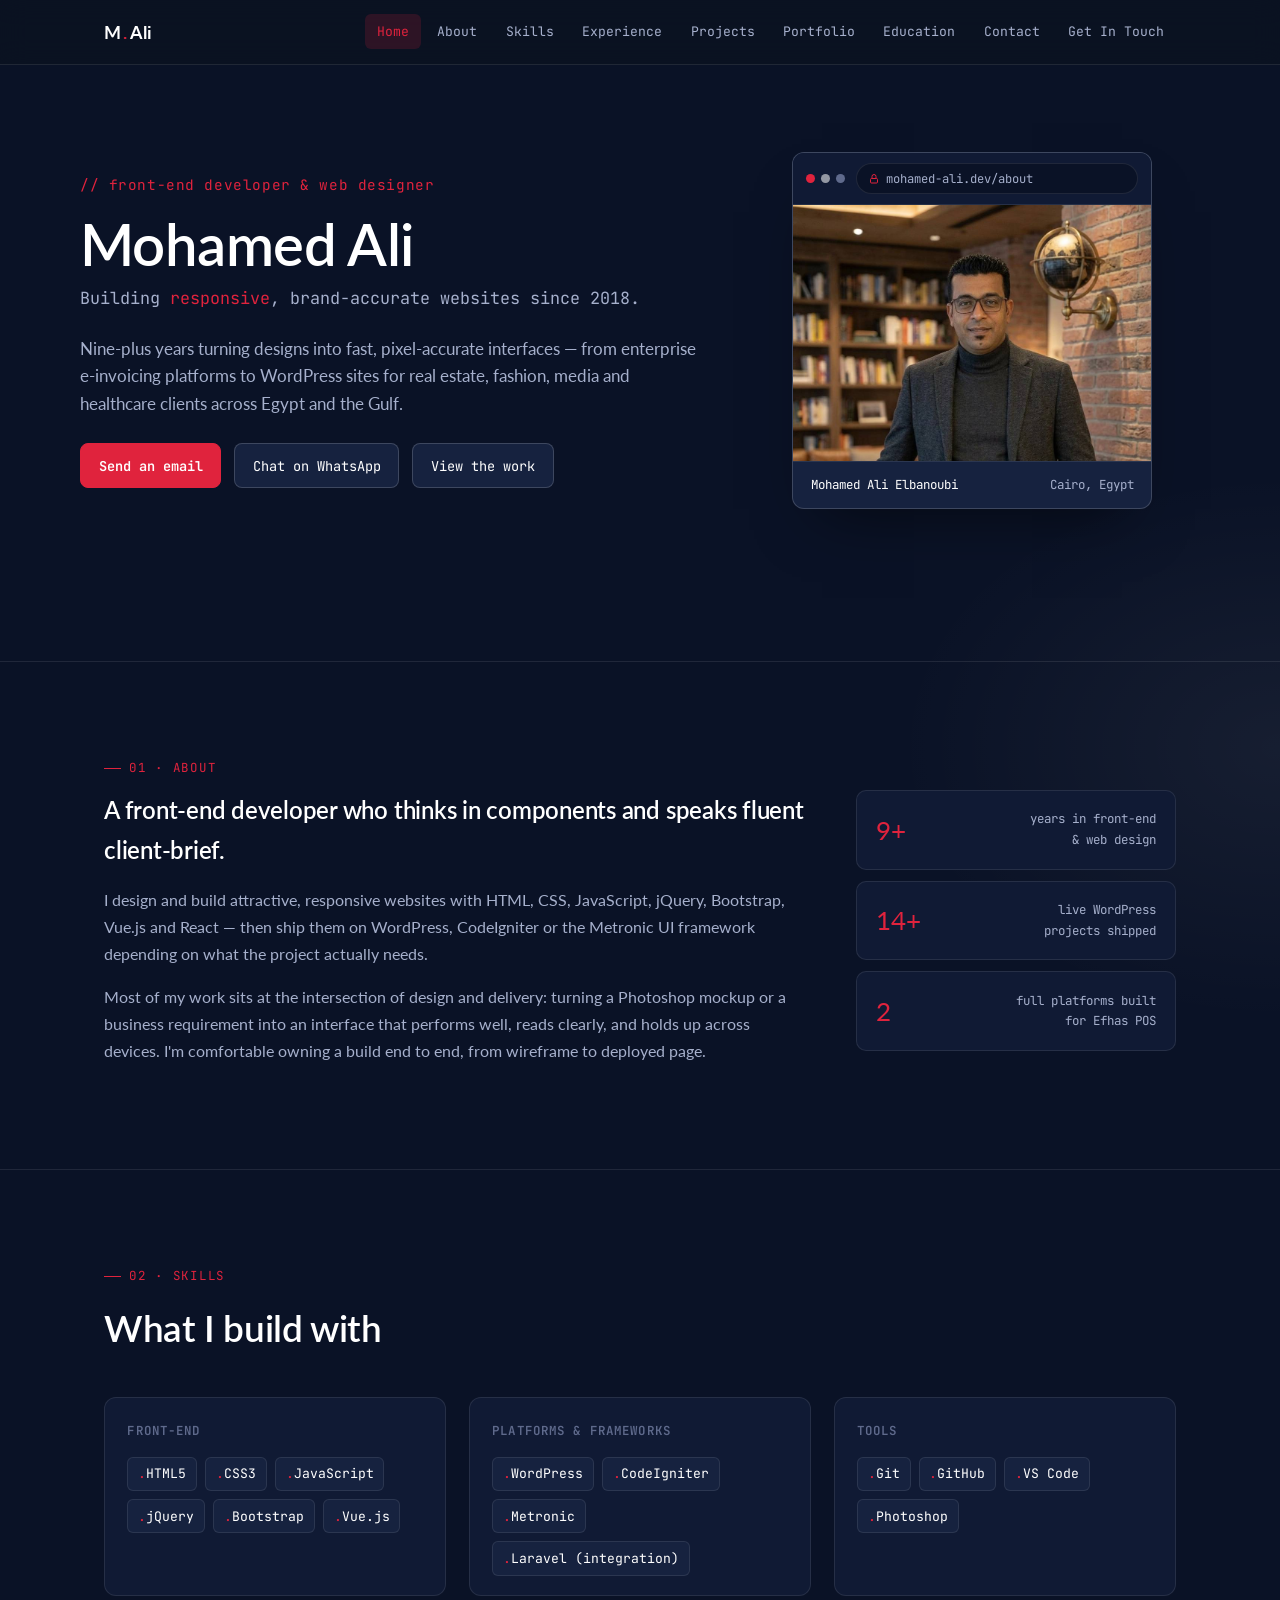
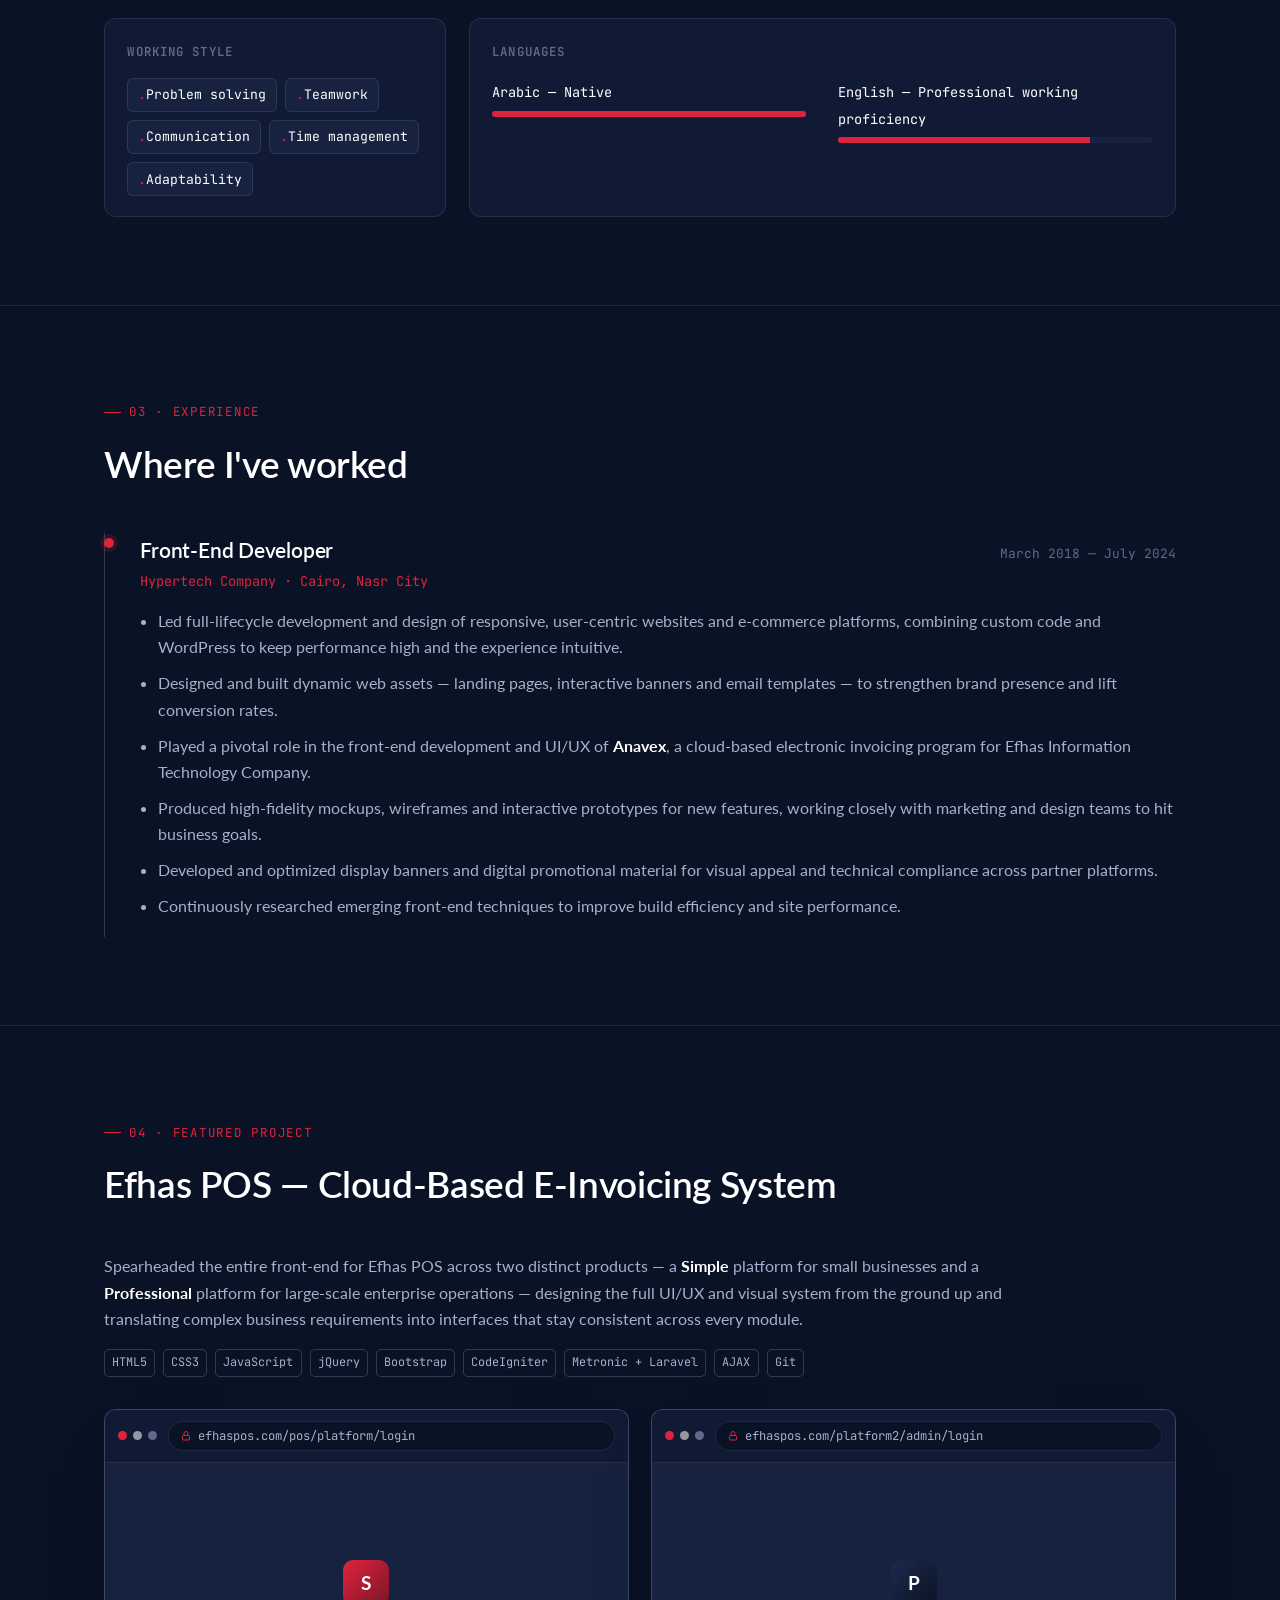
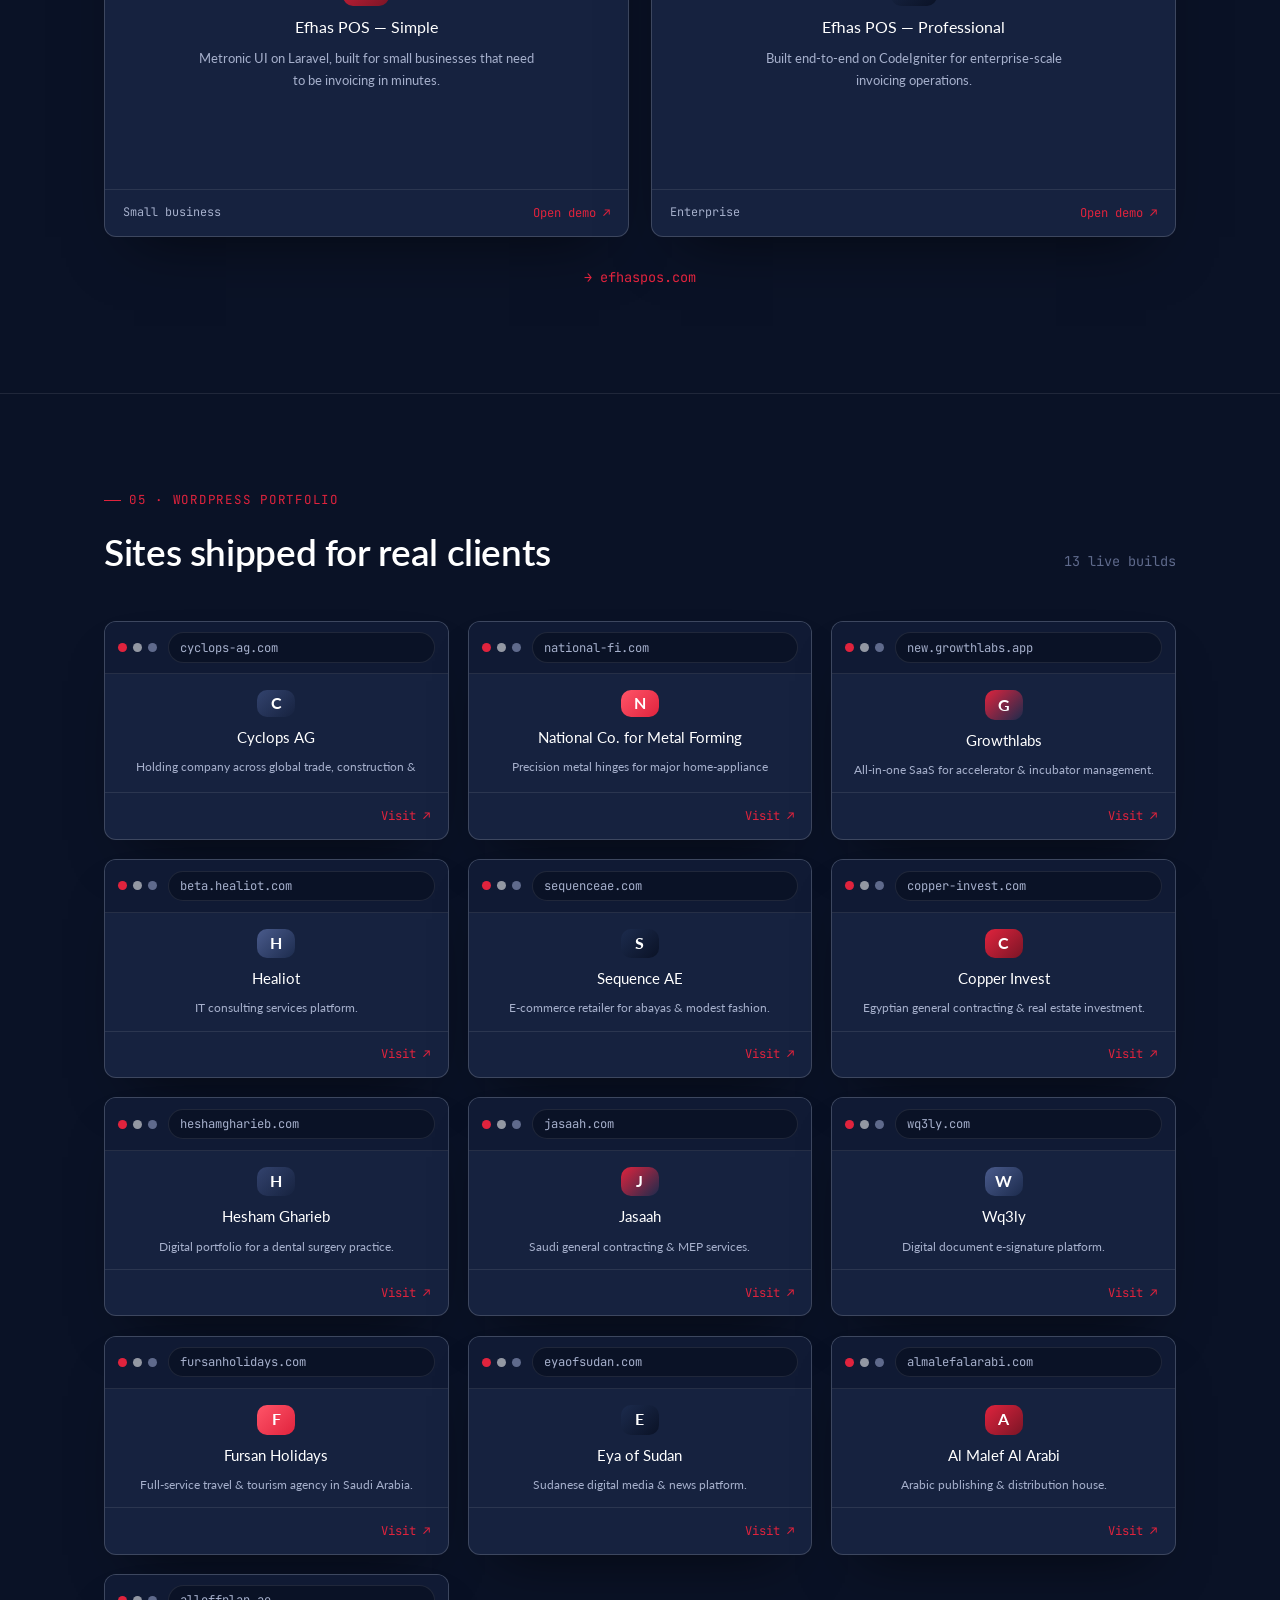
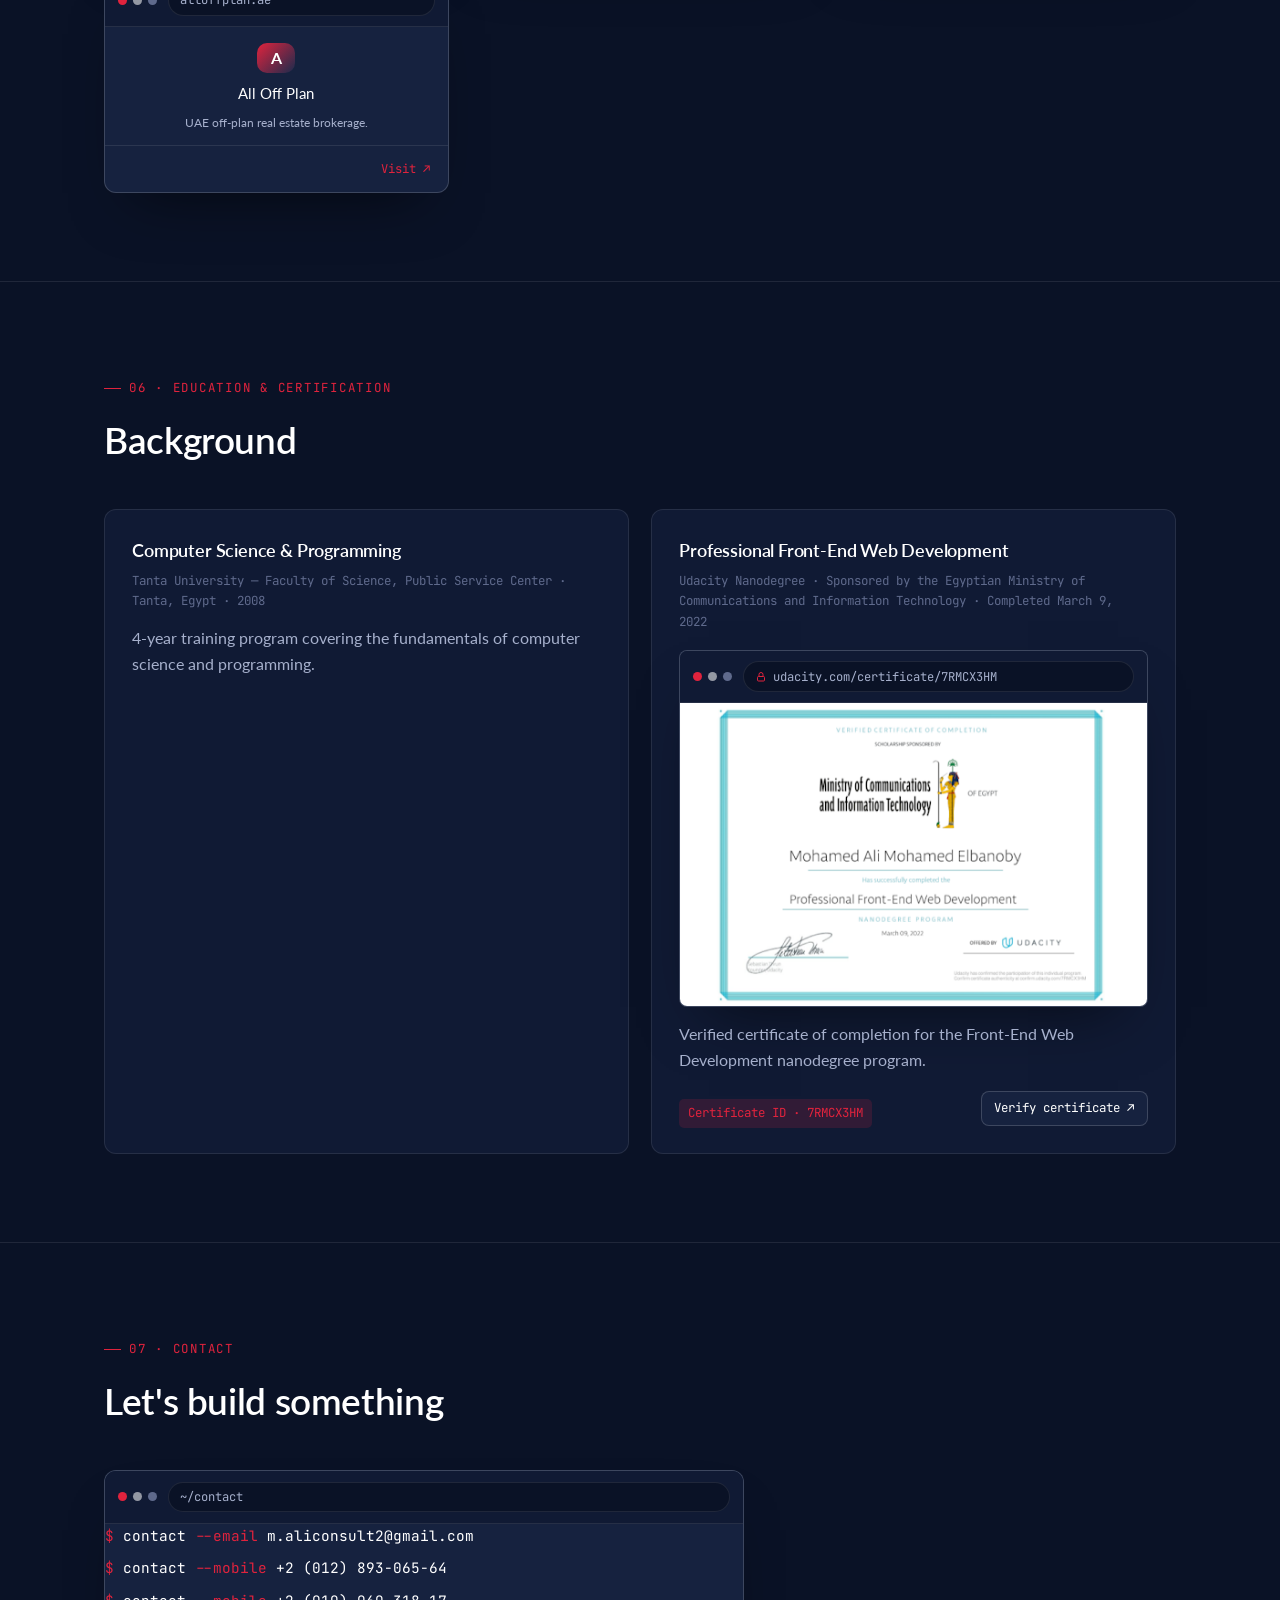
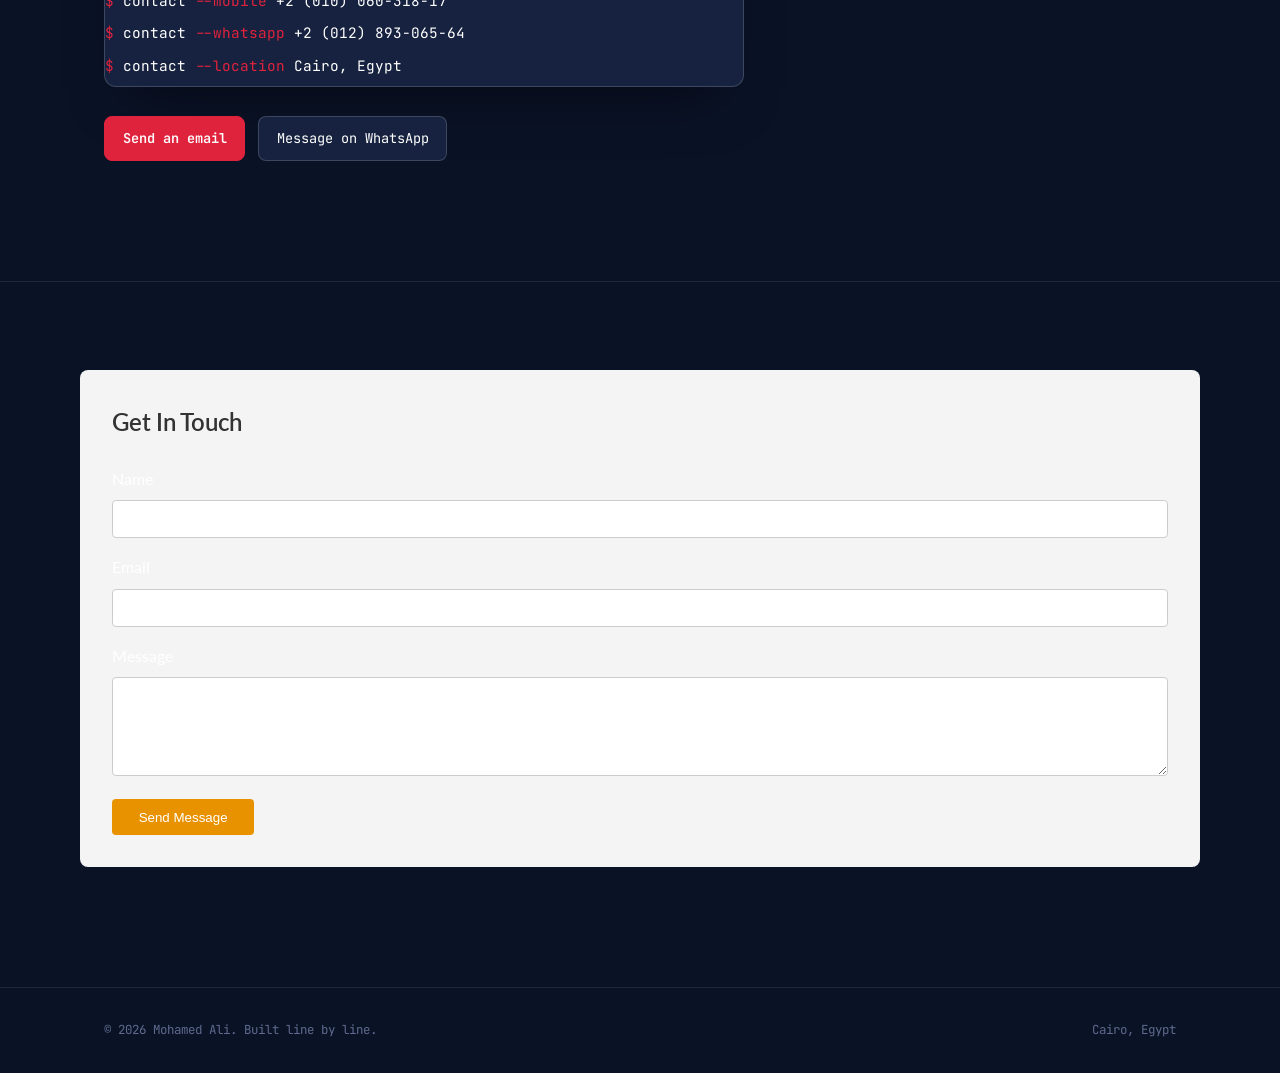
<file: index.html>
<!DOCTYPE html>
<html lang="en">
<head>
  <meta charset="UTF-8">
  <meta name="viewport" content="width=device-width, initial-scale=1.0">
  <meta http-equiv="X-UA-Compatible" content="ie=edge">
  <title>Mohamed Ali — Front-End Developer &amp; Web Designer</title>
  <meta name="description" content="Mohamed Ali — Front-End Developer &amp; Web Designer with 9+ years building responsive websites, e-commerce platforms and WordPress sites.">

  <link rel="preconnect" href="https://fonts.googleapis.com">
  <link rel="preconnect" href="https://fonts.gstatic.com" crossorigin>
  <link href="https://fonts.googleapis.com/css2?family=Space+Grotesk:wght@500;600;700&family=Inter:wght@400;500;600&family=JetBrains+Mono:wght@400;500&display=swap" rel="stylesheet">
<link rel="preconnect" href="https://fonts.googleapis.com">
<link rel="preconnect" href="https://fonts.gstatic.com" crossorigin>
<link href="https://fonts.googleapis.com/css2?family=Lato:ital,wght@0,100;0,300;0,400;0,700;0,900;1,100;1,300;1,400;1,700;1,900&display=swap" rel="stylesheet">
  <link href="css/styles.css" rel="stylesheet">

  <link rel="icon" href="favicon.ico" sizes="any">
  <link rel="icon" type="image/png" sizes="32x32" href="images/site-icons/favicon-32.png">
  <link rel="apple-touch-icon" href="images/site-icons/apple-touch-icon.png">
  <link rel="manifest" href="site.webmanifest">
  <meta name="theme-color" content="#0a1226">
   <style>
    /* CSS for the new contact form to match the existing design */
    .contact__form {
      padding: 2em;
      background-color: #f4f4f4;
      border-radius: 8px;
      margin-bottom: 2em;
    }
    .contact__form h2 {
      margin-bottom: 1em;
      color: #333;
    }
    .form-group {
      margin-bottom: 1em;
    }
    .form-group label {
      display: block;
      margin-bottom: 0.5em;
    }
    .form-group input, .form-group textarea {
      width: 100%;
      padding: 0.8em;
      border: 1px solid #ccc;
      border-radius: 4px;
    }
    .submit-btn {
      padding: 0.8em 2em;
      background-color: #e99200; /* Matching user's primary color */
      color: white;
      border: none;
      border-radius: 4px;
      cursor: pointer;
    }
    .submit-btn:hover {
      background-color: #d18200;
    }
  </style>
</head>
<body>

  <header class="page__header">
    <div class="navbar">
      <a href="#hero" class="navbar__brand">M<span class="dot">.</span>Ali</a>
      <nav class="navbar__menu">
        <ul id="navbar__list"></ul>
      </nav>
      <button class="nav-toggle" id="nav-toggle" aria-label="Toggle menu">
        <svg width="18" height="18" viewBox="0 0 24 24" fill="none" stroke="currentColor" stroke-width="2"><line x1="3" y1="6" x2="21" y2="6"/><line x1="3" y1="12" x2="21" y2="12"/><line x1="3" y1="18" x2="21" y2="18"/></svg>
      </button>
    </div>
  </header>

  <main>

    <!-- ============ HERO ============ -->
    <section id="hero" data-nav="Home">
      <div class="wrap hero">
        <div class="hero__grid">
          <div>
            <span class="hero__kicker">// front-end developer &amp; web designer</span>
            <h1>Mohamed Ali</h1>
            <p class="hero__role">Building <span style="color:var(--accent-red)">responsive</span>, brand-accurate websites since 2018.</p>
            <p class="hero__lede">Nine-plus years turning designs into fast, pixel-accurate interfaces — from enterprise e-invoicing platforms to WordPress sites for real estate, fashion, media and healthcare clients across Egypt and the Gulf.</p>
            <div class="hero__ctas">
              <a class="btn btn--primary" href="mailto:m.aliconsult2@gmail.com">Send an email</a>
              <a class="btn btn--ghost" href="https://wa.me/201289306564" target="_blank" rel="noopener">Chat on WhatsApp</a>
              <a class="btn btn--ghost" href="#portfolio">View the work</a>
            </div>
          </div>

          <div class="hero__panel">
            <div class="browser hero__photo-frame">
              <div class="browser__bar">
                <div class="browser__dots"><span></span><span></span><span></span></div>
                <div class="browser__address">
                  <svg width="12" height="12" viewBox="0 0 24 24" fill="none" stroke="currentColor" stroke-width="2"><rect x="5" y="11" width="14" height="9" rx="2"/><path d="M8 11V7a4 4 0 0 1 8 0v4"/></svg>
                  <span>mohamed-ali.dev/about</span>
                </div>
              </div>
              <img class="hero__photo" src="images/site-icons/profile.jpg" alt="Portrait of Mohamed Ali, Front-End Developer">
              <div class="browser__footer hero__photo-caption">
                <span>Mohamed Ali Elbanoubi</span>
                <span>Cairo, Egypt</span>
              </div>
            </div>
          </div>
        </div>
      </div>
    </section>

    <!-- ============ ABOUT ============ -->
    <section id="about" data-nav="About">
      <div class="wrap about">
        <span class="eyebrow">01 · About</span>
        <div class="about__grid">
          <div>
            <h2 style="margin-bottom:1.1rem;">A front-end developer who thinks in components and speaks fluent client-brief.</h2>
            <p>I design and build attractive, responsive websites with HTML, CSS, JavaScript, jQuery, Bootstrap, Vue.js and React — then ship them on WordPress, CodeIgniter or the Metronic UI framework depending on what the project actually needs.</p>
            <p>Most of my work sits at the intersection of design and delivery: turning a Photoshop mockup or a business requirement into an interface that performs well, reads clearly, and holds up across devices. I'm comfortable owning a build end to end, from wireframe to deployed page.</p>
          </div>
          <div>
            <div class="stat-card"><span class="num">9+</span><span class="label">years in front-end<br>&amp; web design</span></div>
            <div class="stat-card"><span class="num">14+</span><span class="label">live WordPress<br>projects shipped</span></div>
            <div class="stat-card"><span class="num">2</span><span class="label">full platforms built<br>for Efhas POS</span></div>
          </div>
        </div>
      </div>
    </section>

    <!-- ============ SKILLS ============ -->
    <section id="skills" data-nav="Skills">
      <div class="wrap">
        <span class="eyebrow">02 · Skills</span>
        <div class="section__head"><h2>What I build with</h2></div>
        <div class="skills__groups">
          <div class="skill-group">
            <h3>Front-End</h3>
            <div class="chip-row">
              <span class="chip">HTML5</span><span class="chip">CSS3</span><span class="chip">JavaScript</span>
              <span class="chip">jQuery</span><span class="chip">Bootstrap</span><span class="chip">Vue.js</span>
            </div>
          </div>
          <div class="skill-group">
            <h3>Platforms &amp; Frameworks</h3>
            <div class="chip-row">
              <span class="chip">WordPress</span><span class="chip">CodeIgniter</span><span class="chip">Metronic</span><span class="chip">Laravel (integration)</span>
            </div>
          </div>
          <div class="skill-group">
            <h3>Tools</h3>
            <div class="chip-row">
              <span class="chip">Git</span><span class="chip">GitHub</span><span class="chip">VS Code</span><span class="chip">Photoshop</span>
            </div>
          </div>
          <div class="skill-group">
            <h3>Working style</h3>
            <div class="chip-row">
              <span class="chip">Problem solving</span><span class="chip">Teamwork</span><span class="chip">Communication</span><span class="chip">Time management</span><span class="chip">Adaptability</span>
            </div>
          </div>
          <div class="skill-group" style="grid-column: span 2;">
            <h3>Languages</h3>
            <div class="lang-row">
              <div>
                <span style="font-family:var(--font-mono); font-size:0.85rem;">Arabic — Native</span>
                <div class="lang-bar"><span style="width:100%;"></span></div>
              </div>
              <div>
                <span style="font-family:var(--font-mono); font-size:0.85rem;">English — Professional working proficiency</span>
                <div class="lang-bar"><span style="width:80%;"></span></div>
              </div>
            </div>
          </div>
        </div>
      </div>
    </section>

    <!-- ============ EXPERIENCE ============ -->
    <section id="experience" data-nav="Experience">
      <div class="wrap">
        <span class="eyebrow">03 · Experience</span>
        <div class="section__head"><h2>Where I've worked</h2></div>
        <div class="timeline">
          <div class="timeline__node">
            <div class="timeline__meta">
              <div>
                <h3>Front-End Developer</h3>
                <span class="company">Hypertech Company · Cairo, Nasr City</span>
              </div>
              <span class="dates">March 2018 — July 2024</span>
            </div>
            <ul>
              <li>Led full-lifecycle development and design of responsive, user-centric websites and e-commerce platforms, combining custom code and WordPress to keep performance high and the experience intuitive.</li>
              <li>Designed and built dynamic web assets — landing pages, interactive banners and email templates — to strengthen brand presence and lift conversion rates.</li>
              <li>Played a pivotal role in the front-end development and UI/UX of <strong style="color:var(--text-primary)">Anavex</strong>, a cloud-based electronic invoicing program for Efhas Information Technology Company.</li>
              <li>Produced high-fidelity mockups, wireframes and interactive prototypes for new features, working closely with marketing and design teams to hit business goals.</li>
              <li>Developed and optimized display banners and digital promotional material for visual appeal and technical compliance across partner platforms.</li>
              <li>Continuously researched emerging front-end techniques to improve build efficiency and site performance.</li>
            </ul>
          </div>
        </div>
      </div>
    </section>

    <!-- ============ FEATURED PROJECT ============ -->
    <section id="projects" data-nav="Projects">
      <div class="wrap">
        <span class="eyebrow">04 · Featured project</span>
        <div class="section__head"><h2>Efhas POS — Cloud-Based E-Invoicing System</h2></div>
        <div class="featured__intro">
          <p>Spearheaded the entire front-end for Efhas POS across two distinct products — a <strong style="color:var(--text-primary)">Simple</strong> platform for small businesses and a <strong style="color:var(--text-primary)">Professional</strong> platform for large-scale enterprise operations — designing the full UI/UX and visual system from the ground up and translating complex business requirements into interfaces that stay consistent across every module.</p>
          <div class="tag-row">
            <span class="tag">HTML5</span><span class="tag">CSS3</span><span class="tag">JavaScript</span><span class="tag">jQuery</span>
            <span class="tag">Bootstrap</span><span class="tag">CodeIgniter</span><span class="tag">Metronic + Laravel</span><span class="tag">AJAX</span><span class="tag">Git</span>
          </div>
        </div>

        <div class="featured">
          <div class="browser">
            <div class="browser__bar">
              <div class="browser__dots"><span></span><span></span><span></span></div>
              <div class="browser__address">
                <svg width="12" height="12" viewBox="0 0 24 24" fill="none" stroke="currentColor" stroke-width="2"><rect x="5" y="11" width="14" height="9" rx="2"/><path d="M8 11V7a4 4 0 0 1 8 0v4"/></svg>
                <span>efhaspos.com/pos/platform/login</span>
              </div>
            </div>
            <div class="browser__screen">
              <div class="glyph g1">S</div>
              <div class="title">Efhas POS — Simple</div>
              <div class="desc">Metronic UI on Laravel, built for small businesses that need to be invoicing in minutes.</div>
            </div>
            <div class="browser__footer">
              <span class="tag" style="border:none; padding:0;">Small business</span>
              <a href="https://efhaspos.com/pos/platform/login" target="_blank" rel="noopener">Open demo ↗</a>
            </div>
          </div>

          <div class="browser">
            <div class="browser__bar">
              <div class="browser__dots"><span></span><span></span><span></span></div>
              <div class="browser__address">
                <svg width="12" height="12" viewBox="0 0 24 24" fill="none" stroke="currentColor" stroke-width="2"><rect x="5" y="11" width="14" height="9" rx="2"/><path d="M8 11V7a4 4 0 0 1 8 0v4"/></svg>
                <span>efhaspos.com/platform2/admin/login</span>
              </div>
            </div>
            <div class="browser__screen">
              <div class="glyph g2">P</div>
              <div class="title">Efhas POS — Professional</div>
              <div class="desc">Built end-to-end on CodeIgniter for enterprise-scale invoicing operations.</div>
            </div>
            <div class="browser__footer">
              <span class="tag" style="border:none; padding:0;">Enterprise</span>
              <a href="https://efhaspos.com/platform2/admin/login" target="_blank" rel="noopener">Open demo ↗</a>
            </div>
          </div>
        </div>
        <p style="text-align:center;"><a href="https://efhaspos.com" target="_blank" rel="noopener" style="font-family:var(--font-mono); font-size:0.85rem; color:var(--accent-red); text-decoration:none;">→ efhaspos.com</a></p>
      </div>
    </section>

    <!-- ============ PORTFOLIO GRID ============ -->
    <section id="portfolio" data-nav="Portfolio">
      <div class="wrap">
        <span class="eyebrow">05 · WordPress portfolio</span>
        <div class="section__head">
          <h2>Sites shipped for real clients</h2>
          <span class="section__index">13 live builds</span>
        </div>

        <div class="portfolio__grid">

          <div class="browser">
            <div class="browser__bar"><div class="browser__dots"><span></span><span></span><span></span></div>
              <div class="browser__address"><span>cyclops-ag.com</span></div></div>
            <div class="browser__screen"><div class="glyph g4">C</div><div class="title">Cyclops AG</div>
              <div class="desc">Holding company across global trade, construction &amp; investment.</div></div>
            <div class="browser__footer"><span></span><a href="https://cyclops-ag.com/" target="_blank" rel="noopener">Visit ↗</a></div>
          </div>

          <div class="browser">
            <div class="browser__bar"><div class="browser__dots"><span></span><span></span><span></span></div>
              <div class="browser__address"><span>national-fi.com</span></div></div>
            <div class="browser__screen"><div class="glyph g3">N</div><div class="title">National Co. for Metal Forming</div>
              <div class="desc">Precision metal hinges for major home-appliance manufacturers.</div></div>
            <div class="browser__footer"><span></span><a href="https://national-fi.com/" target="_blank" rel="noopener">Visit ↗</a></div>
          </div>

          <div class="browser">
            <div class="browser__bar"><div class="browser__dots"><span></span><span></span><span></span></div>
              <div class="browser__address"><span>new.growthlabs.app</span></div></div>
            <div class="browser__screen"><div class="glyph g5">G</div><div class="title">Growthlabs</div>
              <div class="desc">All-in-one SaaS for accelerator &amp; incubator management.</div></div>
            <div class="browser__footer"><span></span><a href="https://new.growthlabs.app/" target="_blank" rel="noopener">Visit ↗</a></div>
          </div>

          <div class="browser">
            <div class="browser__bar"><div class="browser__dots"><span></span><span></span><span></span></div>
              <div class="browser__address"><span>beta.healiot.com</span></div></div>
            <div class="browser__screen"><div class="glyph g6">H</div><div class="title">Healiot</div>
              <div class="desc">IT consulting services platform.</div></div>
            <div class="browser__footer"><span></span><a href="https://beta.healiot.com/" target="_blank" rel="noopener">Visit ↗</a></div>
          </div>

          <div class="browser">
            <div class="browser__bar"><div class="browser__dots"><span></span><span></span><span></span></div>
              <div class="browser__address"><span>sequenceae.com</span></div></div>
            <div class="browser__screen"><div class="glyph g2">S</div><div class="title">Sequence AE</div>
              <div class="desc">E-commerce retailer for abayas &amp; modest fashion.</div></div>
            <div class="browser__footer"><span></span><a href="https://sequenceae.com/" target="_blank" rel="noopener">Visit ↗</a></div>
          </div>

          <div class="browser">
            <div class="browser__bar"><div class="browser__dots"><span></span><span></span><span></span></div>
              <div class="browser__address"><span>copper-invest.com</span></div></div>
            <div class="browser__screen"><div class="glyph g1">C</div><div class="title">Copper Invest</div>
              <div class="desc">Egyptian general contracting &amp; real estate investment.</div></div>
            <div class="browser__footer"><span></span><a href="https://copper-invest.com/" target="_blank" rel="noopener">Visit ↗</a></div>
          </div>

          <div class="browser">
            <div class="browser__bar"><div class="browser__dots"><span></span><span></span><span></span></div>
              <div class="browser__address"><span>heshamgharieb.com</span></div></div>
            <div class="browser__screen"><div class="glyph g4">H</div><div class="title">Hesham Gharieb</div>
              <div class="desc">Digital portfolio for a dental surgery practice.</div></div>
            <div class="browser__footer"><span></span><a href="https://heshamgharieb.com/" target="_blank" rel="noopener">Visit ↗</a></div>
          </div>

          <div class="browser">
            <div class="browser__bar"><div class="browser__dots"><span></span><span></span><span></span></div>
              <div class="browser__address"><span>jasaah.com</span></div></div>
            <div class="browser__screen"><div class="glyph g5">J</div><div class="title">Jasaah</div>
              <div class="desc">Saudi general contracting &amp; MEP services.</div></div>
            <div class="browser__footer"><span></span><a href="https://jasaah.com/" target="_blank" rel="noopener">Visit ↗</a></div>
          </div>

          <div class="browser">
            <div class="browser__bar"><div class="browser__dots"><span></span><span></span><span></span></div>
              <div class="browser__address"><span>wq3ly.com</span></div></div>
            <div class="browser__screen"><div class="glyph g6">W</div><div class="title">Wq3ly</div>
              <div class="desc">Digital document e-signature platform.</div></div>
            <div class="browser__footer"><span></span><a href="https://wq3ly.com/" target="_blank" rel="noopener">Visit ↗</a></div>
          </div>

          <div class="browser">
            <div class="browser__bar"><div class="browser__dots"><span></span><span></span><span></span></div>
              <div class="browser__address"><span>fursanholidays.com</span></div></div>
            <div class="browser__screen"><div class="glyph g3">F</div><div class="title">Fursan Holidays</div>
              <div class="desc">Full-service travel &amp; tourism agency in Saudi Arabia.</div></div>
            <div class="browser__footer"><span></span><a href="https://www.fursanholidays.com/" target="_blank" rel="noopener">Visit ↗</a></div>
          </div>

          <div class="browser">
            <div class="browser__bar"><div class="browser__dots"><span></span><span></span><span></span></div>
              <div class="browser__address"><span>eyaofsudan.com</span></div></div>
            <div class="browser__screen"><div class="glyph g2">E</div><div class="title">Eya of Sudan</div>
              <div class="desc">Sudanese digital media &amp; news platform.</div></div>
            <div class="browser__footer"><span></span><a href="https://eyaofsudan.com/" target="_blank" rel="noopener">Visit ↗</a></div>
          </div>

          <div class="browser">
            <div class="browser__bar"><div class="browser__dots"><span></span><span></span><span></span></div>
              <div class="browser__address"><span>almalefalarabi.com</span></div></div>
            <div class="browser__screen"><div class="glyph g1">A</div><div class="title">Al Malef Al Arabi</div>
              <div class="desc">Arabic publishing &amp; distribution house.</div></div>
            <div class="browser__footer"><span></span><a href="https://almalefalarabi.com/" target="_blank" rel="noopener">Visit ↗</a></div>
          </div>

          <div class="browser">
            <div class="browser__bar"><div class="browser__dots"><span></span><span></span><span></span></div>
              <div class="browser__address"><span>alloffplan.ae</span></div></div>
            <div class="browser__screen"><div class="glyph g5">A</div><div class="title">All Off Plan</div>
              <div class="desc">UAE off-plan real estate brokerage.</div></div>
            <div class="browser__footer"><span></span><a href="https://alloffplan.ae/" target="_blank" rel="noopener">Visit ↗</a></div>
          </div>

        </div>
      </div>
    </section>

    <!-- ============ EDUCATION ============ -->
    <section id="education" data-nav="Education">
      <div class="wrap">
        <span class="eyebrow">06 · Education &amp; certification</span>
        <div class="section__head"><h2>Background</h2></div>
        <div class="edu__grid">
          <div class="card">
            <h3>Computer Science &amp; Programming</h3>
            <div class="meta">Tanta University — Faculty of Science, Public Service Center · Tanta, Egypt · 2008</div>
            <p style="margin:0;">4-year training program covering the fundamentals of computer science and programming.</p>
          </div>
          <div class="card cert-card">
            <h3>Professional Front-End Web Development</h3>
            <div class="meta">Udacity Nanodegree · Sponsored by the Egyptian Ministry of Communications and Information Technology · Completed March 9, 2022</div>

            <div class="browser cert-card__browser">
              <div class="browser__bar">
                <div class="browser__dots"><span></span><span></span><span></span></div>
                <div class="browser__address">
                  <svg width="12" height="12" viewBox="0 0 24 24" fill="none" stroke="currentColor" stroke-width="2"><rect x="5" y="11" width="14" height="9" rx="2"/><path d="M8 11V7a4 4 0 0 1 8 0v4"/></svg>
                  <span>udacity.com/certificate/7RMCX3HM</span>
                </div>
              </div>
              <a href="https://www.udacity.com/certificate/7RMCX3HM" target="_blank" rel="noopener">
                <img src="images/site-icons/certificate.png" alt="Udacity verified certificate of completion — Professional Front-End Web Development, Mohamed Ali Mohamed Elbanoby" loading="lazy">
              </a>
            </div>

            <p style="margin:0.9rem 0 0;">Verified certificate of completion for the Front-End Web Development nanodegree program.</p>
            <div class="cert-card__foot">
              <span class="cert-id">Certificate ID · 7RMCX3HM</span>
              <a class="btn btn--ghost" style="padding:0.5em 1em; font-size:0.78rem;" href="https://www.udacity.com/certificate/7RMCX3HM" target="_blank" rel="noopener">Verify certificate ↗</a>
            </div>
          </div>
        </div>
      </div>
    </section>

   <!-- ============ CONTACT ============ -->
    <section id="contact" data-nav="Contact">
      <div class="wrap contact">
        <span class="eyebrow">07 · Contact</span>
        <div class="section__head"><h2>Let's build something</h2></div>

        <div class="browser" style="max-width:640px;">
          <div class="browser__bar">
            <div class="browser__dots"><span></span><span></span><span></span></div>
            <div class="browser__address"><span>~/contact</span></div>
          </div>
          <div class="browser__body terminal">
            <div class="line"><span class="prompt">$</span> contact <span class="flag">--email</span> <span class="val"><a href="mailto:m.aliconsult2@gmail.com">m.aliconsult2@gmail.com</a></span></div>
            <div class="line"><span class="prompt">$</span> contact <span class="flag">--mobile</span> <span class="val"><a href="tel:+201289306564">+2 (012) 893-065-64</a></span></div>
             <div class="line"><span class="prompt">$</span> contact <span class="flag">--mobile</span> <span class="val"><a href="tel:+201006031817">+2 (010) 060-318-17</a></span></div>
            <div class="line"><span class="prompt">$</span> contact <span class="flag">--whatsapp</span> <span class="val"><a href="https://wa.me/201289306564" target="_blank" rel="noopener">+2 (012) 893-065-64</a></span></div>
            <div class="line"><span class="prompt">$</span> contact <span class="flag">--location</span> <span class="val">Cairo, Egypt</span></div>
          </div>
        </div>

        <div class="contact__ctas">
          <a class="btn btn--primary" href="mailto:m.aliconsult2@gmail.com">Send an email</a>
          <a class="btn btn--ghost" href="https://wa.me/201289306564" target="_blank" rel="noopener">Message on WhatsApp</a>
        </div>
      </div>
    </section>
<!-- Contact Form Section -->
    <section id="section5" data-nav="Get In Touch">
      <div class="landing__container contact__form wrap contact">
        <h2>Get In Touch</h2>
        <form action="https://api.web3forms.com/submit" method="POST">
          <input type="hidden" name="access_key" value="YOUR_ACCESS_KEY_HERE">
          <div class="form-group">
            <label for="name">Name</label>
            <input type="text" id="name" name="name" required>
          </div>
          <div class="form-group">
            <label for="email">Email</label>
            <input type="email" id="email" name="email" required>
          </div>
          <div class="form-group">
            <label for="message">Message</label>
            <textarea id="message" name="message" rows="5" required></textarea>
          </div>
          <button type="submit" class="submit-btn">Send Message</button>
        </form>
      </div>
    </section>
  </main>

  <footer class="page__footer">
    <div class="wrap" style="display:flex; justify-content:space-between; align-items:center; width:100%; flex-wrap:wrap; gap:1rem;">
      <span>© 2026 Mohamed Ali. Built line by line.</span>
      <span>Cairo, Egypt</span>
    </div>
  </footer>

  <button id="to-top" title="Back to top" aria-label="Back to top">
    <svg width="16" height="16" viewBox="0 0 24 24" fill="none" stroke="currentColor" stroke-width="2"><line x1="12" y1="19" x2="12" y2="5"/><polyline points="5 12 12 5 19 12"/></svg>
  </button>

  <script src="js/app.js"></script>
</body>
</html>
</file>
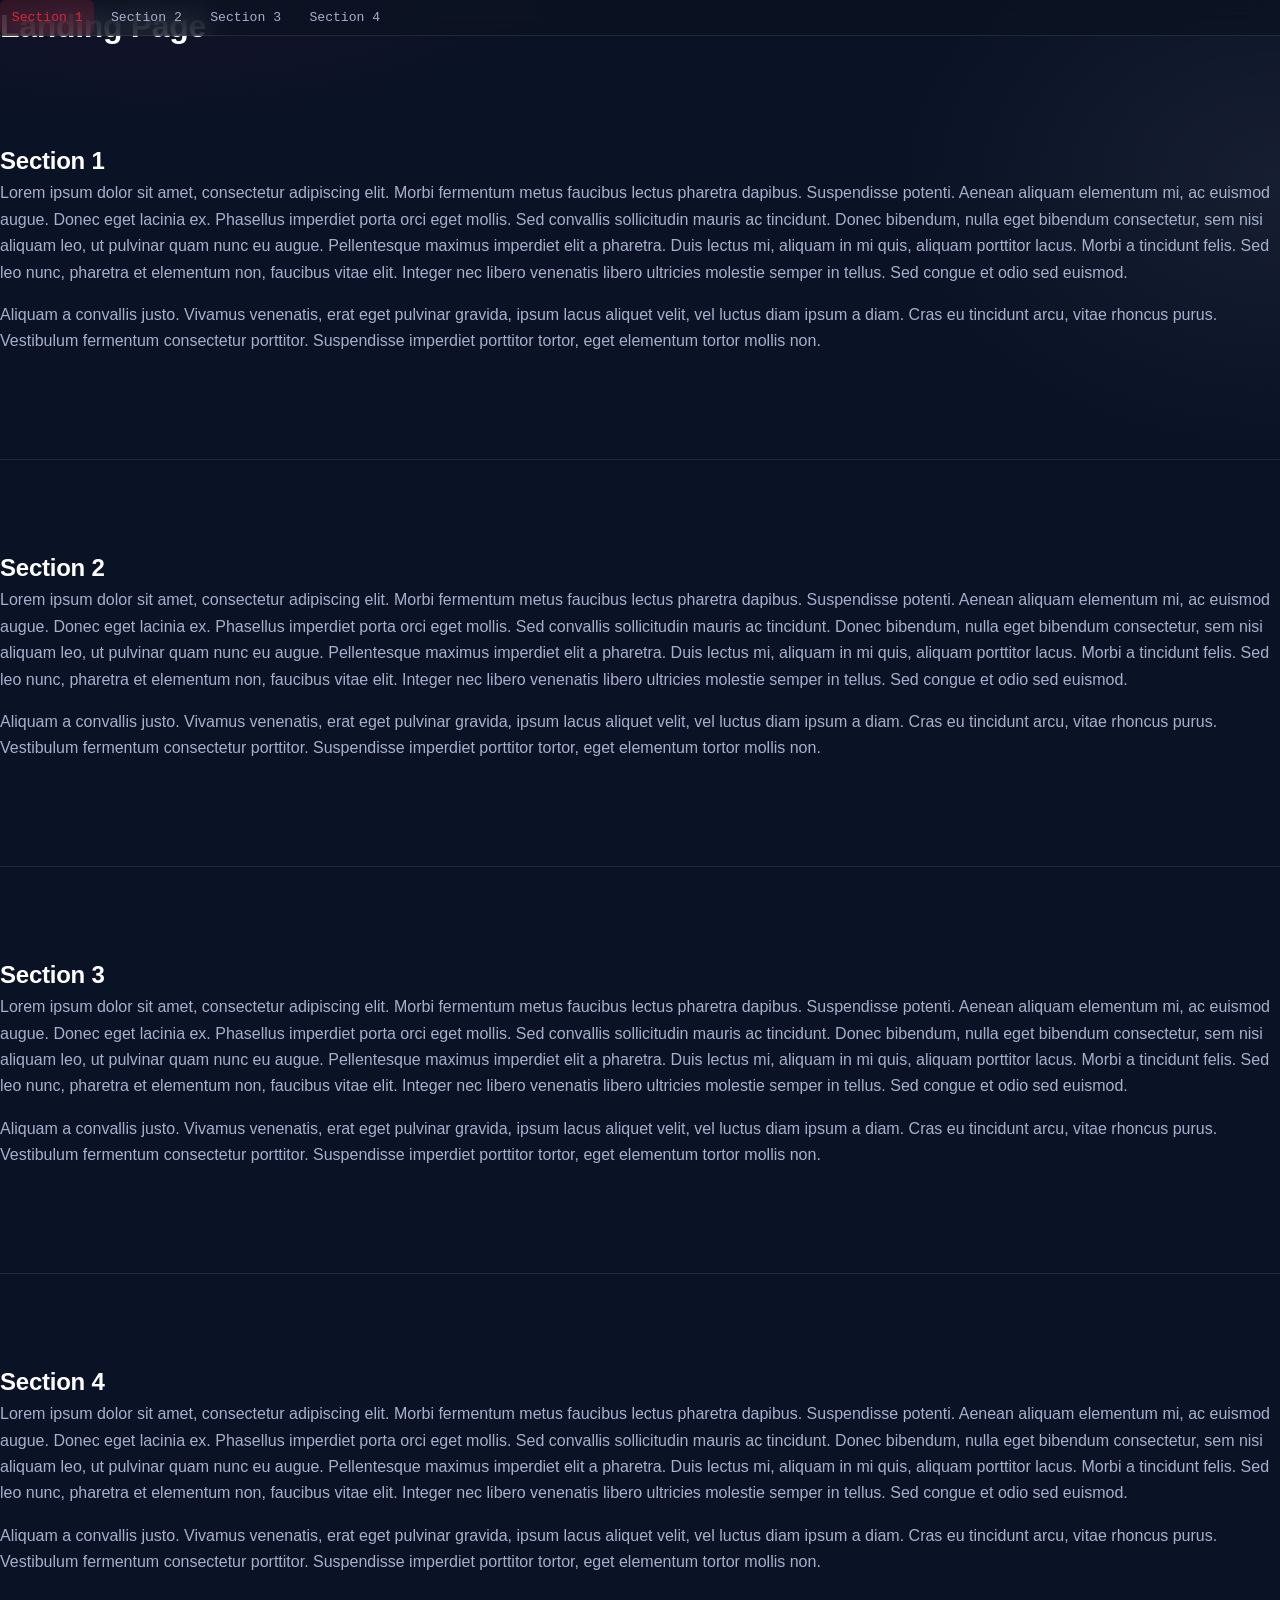
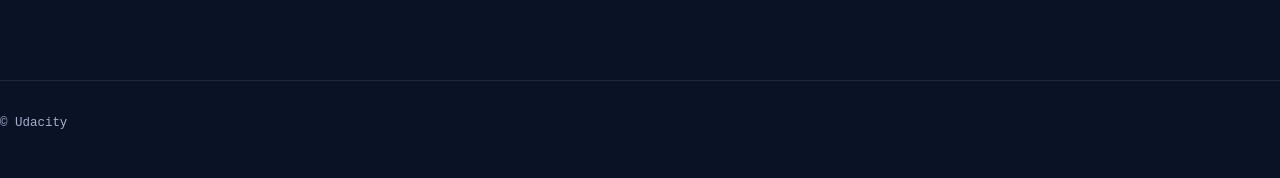
<file: index2.html>
<!DOCTYPE >
<html lang="en">
<head>
  <meta charset="UTF-8">
  <meta name="viewport" content="width=device-width, initial-scale=1.0">
  <meta http-equiv="X-UA-Compatible" content="ie=edge">
  <title>Manipulating the DOM</title>
  <!-- Load Google Fonts -->
  <link href="https://fonts.googleapis.com/css?family=Fira+Sans:900|Merriweather&display=swap" rel="stylesheet">  <!-- Load Styles -->
  <link href="css/styles.css" rel="stylesheet">
</head>
<body>
  <!-- HTML Follows BEM naming conventions 
  IDs are only used for sections to connect menu achors to sections -->
  <header class="page__header">
    <nav class="navbar__menu">
      <!-- Navigation starts as empty UL that will be populated with JS -->
      <ul id="navbar__list"></ul>
    </nav>
  </header>
  <main>
    
    <header class="main__hero">
      <h1>Landing Page </h1>
    </header>
    <!-- Each Section has an ID (used for the anchor) and 
    a data attribute that will populate the li node.
    Adding more sections will automatically populate nav.
    The first section is set to active class by default -->
    <section id="section1" data-nav="Section 1" class="your-active-class">
      <div class="landing__container">
        <h2>Section 1</h2>
        <p>Lorem ipsum dolor sit amet, consectetur adipiscing elit. Morbi fermentum metus faucibus lectus pharetra dapibus. Suspendisse potenti. Aenean aliquam elementum mi, ac euismod augue. Donec eget lacinia ex. Phasellus imperdiet porta orci eget mollis. Sed convallis sollicitudin mauris ac tincidunt. Donec bibendum, nulla eget bibendum consectetur, sem nisi aliquam leo, ut pulvinar quam nunc eu augue. Pellentesque maximus imperdiet elit a pharetra. Duis lectus mi, aliquam in mi quis, aliquam porttitor lacus. Morbi a tincidunt felis. Sed leo nunc, pharetra et elementum non, faucibus vitae elit. Integer nec libero venenatis libero ultricies molestie semper in tellus. Sed congue et odio sed euismod.</p>

        <p>Aliquam a convallis justo. Vivamus venenatis, erat eget pulvinar gravida, ipsum lacus aliquet velit, vel luctus diam ipsum a diam. Cras eu tincidunt arcu, vitae rhoncus purus. Vestibulum fermentum consectetur porttitor. Suspendisse imperdiet porttitor tortor, eget elementum tortor mollis non.</p>
      </div>
    </section>
    <section id="section2" data-nav="Section 2">
      <div class="landing__container">
        <h2>Section 2</h2>
        <p>Lorem ipsum dolor sit amet, consectetur adipiscing elit. Morbi fermentum metus faucibus lectus pharetra dapibus. Suspendisse potenti. Aenean aliquam elementum mi, ac euismod augue. Donec eget lacinia ex. Phasellus imperdiet porta orci eget mollis. Sed convallis sollicitudin mauris ac tincidunt. Donec bibendum, nulla eget bibendum consectetur, sem nisi aliquam leo, ut pulvinar quam nunc eu augue. Pellentesque maximus imperdiet elit a pharetra. Duis lectus mi, aliquam in mi quis, aliquam porttitor lacus. Morbi a tincidunt felis. Sed leo nunc, pharetra et elementum non, faucibus vitae elit. Integer nec libero venenatis libero ultricies molestie semper in tellus. Sed congue et odio sed euismod.</p>

        <p>Aliquam a convallis justo. Vivamus venenatis, erat eget pulvinar gravida, ipsum lacus aliquet velit, vel luctus diam ipsum a diam. Cras eu tincidunt arcu, vitae rhoncus purus. Vestibulum fermentum consectetur porttitor. Suspendisse imperdiet porttitor tortor, eget elementum tortor mollis non.</p>
      </div>
    </section>
    <section id="section3" data-nav="Section 3">
      <div class="landing__container">
        <h2>Section 3</h2>
        <p>Lorem ipsum dolor sit amet, consectetur adipiscing elit. Morbi fermentum metus faucibus lectus pharetra dapibus. Suspendisse potenti. Aenean aliquam elementum mi, ac euismod augue. Donec eget lacinia ex. Phasellus imperdiet porta orci eget mollis. Sed convallis sollicitudin mauris ac tincidunt. Donec bibendum, nulla eget bibendum consectetur, sem nisi aliquam leo, ut pulvinar quam nunc eu augue. Pellentesque maximus imperdiet elit a pharetra. Duis lectus mi, aliquam in mi quis, aliquam porttitor lacus. Morbi a tincidunt felis. Sed leo nunc, pharetra et elementum non, faucibus vitae elit. Integer nec libero venenatis libero ultricies molestie semper in tellus. Sed congue et odio sed euismod.</p>

        <p>Aliquam a convallis justo. Vivamus venenatis, erat eget pulvinar gravida, ipsum lacus aliquet velit, vel luctus diam ipsum a diam. Cras eu tincidunt arcu, vitae rhoncus purus. Vestibulum fermentum consectetur porttitor. Suspendisse imperdiet porttitor tortor, eget elementum tortor mollis non.</p>
      </div>
    </section>
    <section id="section4" data-nav="Section 4">
      <div class="landing__container">
        <h2>Section 4</h2>
        <p>Lorem ipsum dolor sit amet, consectetur adipiscing elit. Morbi fermentum metus faucibus lectus pharetra dapibus. Suspendisse potenti. Aenean aliquam elementum mi, ac euismod augue. Donec eget lacinia ex. Phasellus imperdiet porta orci eget mollis. Sed convallis sollicitudin mauris ac tincidunt. Donec bibendum, nulla eget bibendum consectetur, sem nisi aliquam leo, ut pulvinar quam nunc eu augue. Pellentesque maximus imperdiet elit a pharetra. Duis lectus mi, aliquam in mi quis, aliquam porttitor lacus. Morbi a tincidunt felis. Sed leo nunc, pharetra et elementum non, faucibus vitae elit. Integer nec libero venenatis libero ultricies molestie semper in tellus. Sed congue et odio sed euismod.</p>

        <p>Aliquam a convallis justo. Vivamus venenatis, erat eget pulvinar gravida, ipsum lacus aliquet velit, vel luctus diam ipsum a diam. Cras eu tincidunt arcu, vitae rhoncus purus. Vestibulum fermentum consectetur porttitor. Suspendisse imperdiet porttitor tortor, eget elementum tortor mollis non.</p>
      </div>
    </section>
  </main>
  
  <footer class="page__footer">
    <p>&copy Udacity</p>
    <button onclick="topFunction()" id="to-top" title="Go to top"><img src="images/site-icons/arrow-forward.svg" alt="Go back to top" width="18" height="9"></button>
  </footer>
  <script src="js/app.js"></script>
</body>
</html>
</file>
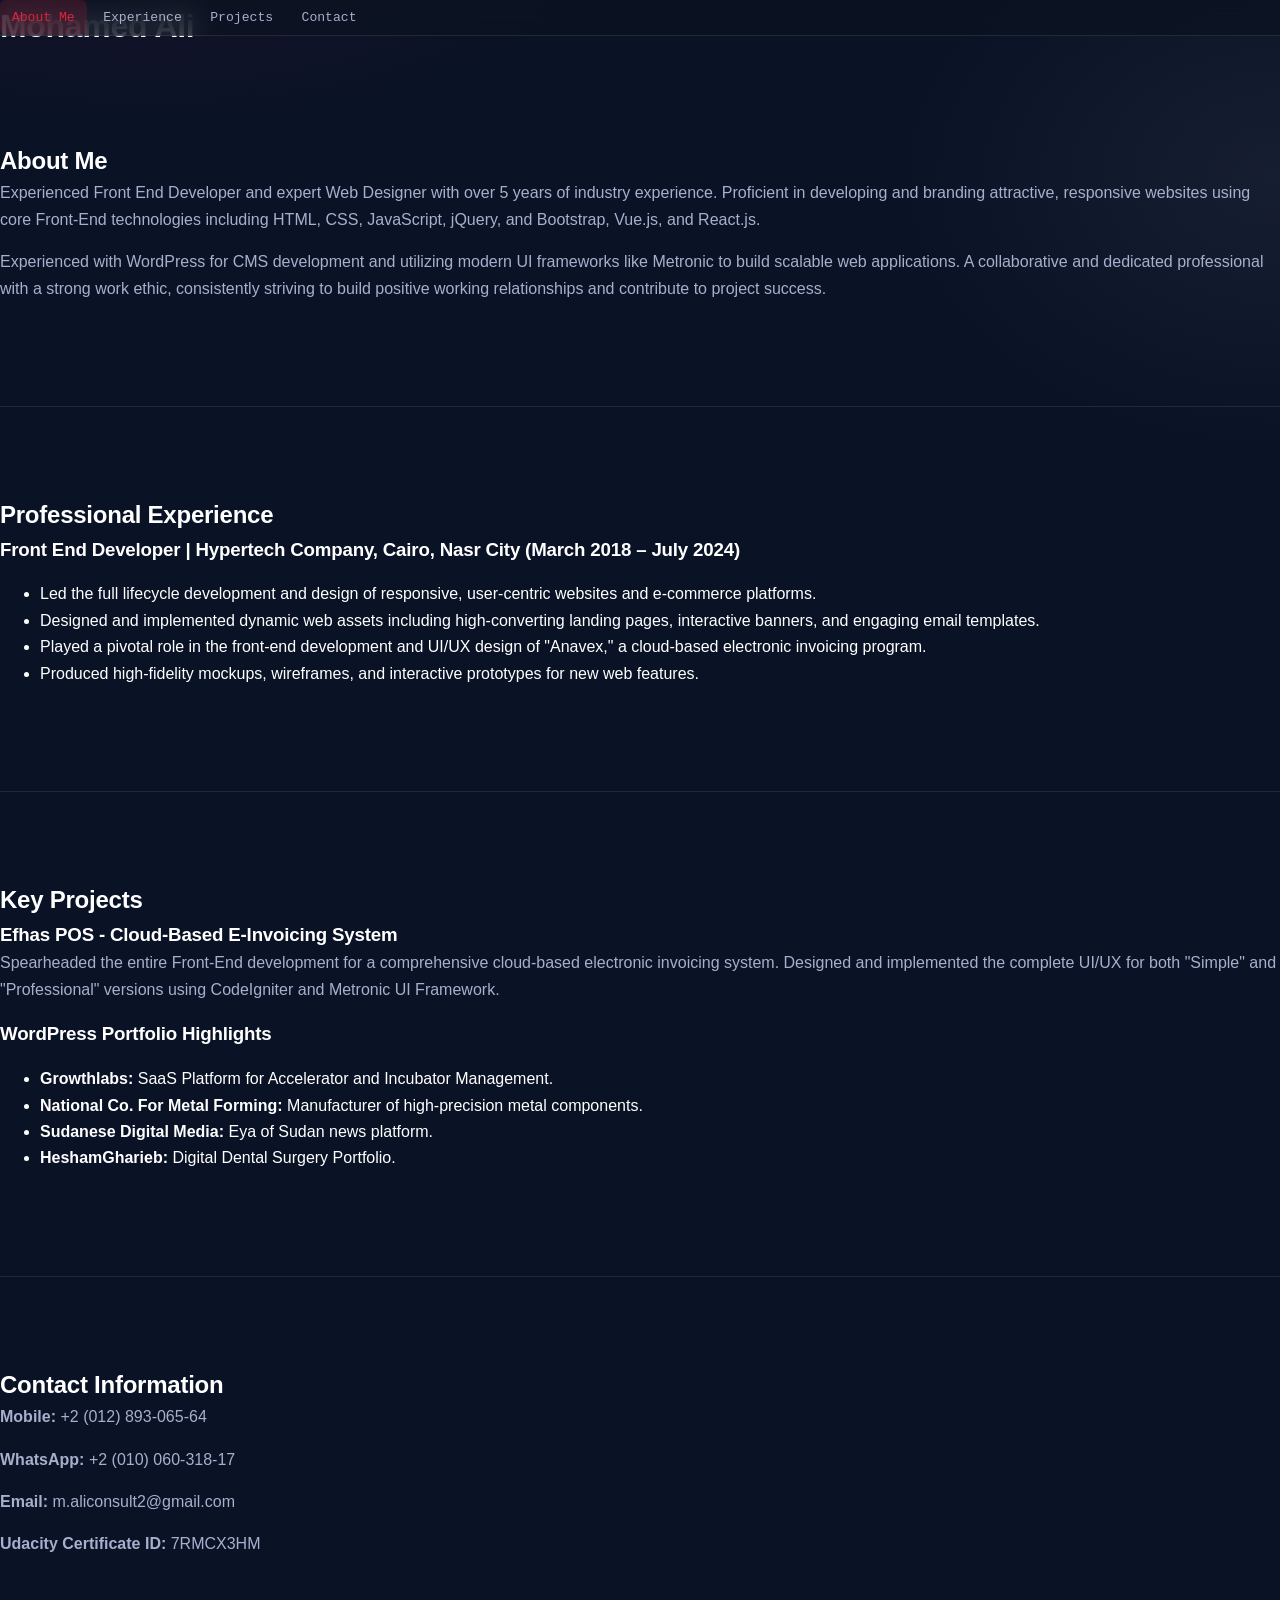
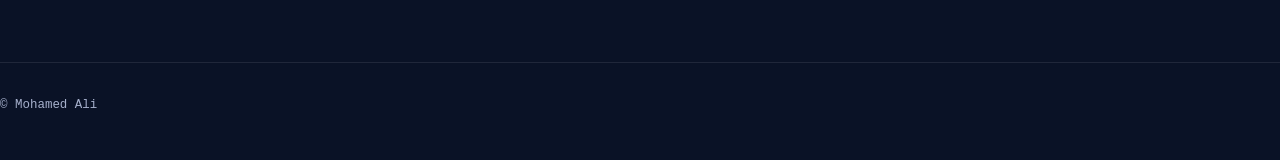
<file: index_.html>
<!DOCTYPE html>
<html lang="en">
<head>
  <meta charset="UTF-8">
  <meta name="viewport" content="width=device-width, initial-scale=1.0">
  <meta http-equiv="X-UA-Compatible" content="ie=edge">
  <title>Mohamed Ali - Portfolio</title>
  <link href="https://fonts.googleapis.com/css?family=Fira+Sans:900|Merriweather&display=swap" rel="stylesheet">
  <link href="css/styles.css" rel="stylesheet">
</head>
<body>
  <header class="page__header">
    <nav class="navbar__menu">
      <ul id="navbar__list"></ul>
    </nav>
  </header>
  <main>
    <header class="main__hero">
      <h1>Mohamed Ali</h1>
    </header>

    <section id="section1" data-nav="About Me" class="your-active-class">
      <div class="landing__container">
        <h2>About Me</h2>
        <p>Experienced Front End Developer and expert Web Designer with over 5 years of industry experience. Proficient in developing and branding attractive, responsive websites using core Front-End technologies including HTML, CSS, JavaScript, jQuery, and Bootstrap, Vue.js, and React.js.</p>
        <p>Experienced with WordPress for CMS development and utilizing modern UI frameworks like Metronic to build scalable web applications. A collaborative and dedicated professional with a strong work ethic, consistently striving to build positive working relationships and contribute to project success.</p>
      </div>
    </section>

    <section id="section2" data-nav="Experience">
      <div class="landing__container">
        <h2>Professional Experience</h2>
        <h3>Front End Developer | Hypertech Company, Cairo, Nasr City (March 2018 – July 2024)</h3>
        <ul>
          <li>Led the full lifecycle development and design of responsive, user-centric websites and e-commerce platforms.</li>
          <li>Designed and implemented dynamic web assets including high-converting landing pages, interactive banners, and engaging email templates.</li>
          <li>Played a pivotal role in the front-end development and UI/UX design of "Anavex," a cloud-based electronic invoicing program.</li>
          <li>Produced high-fidelity mockups, wireframes, and interactive prototypes for new web features.</li>
        </ul>
      </div>
    </section>

    <section id="section3" data-nav="Projects">
      <div class="landing__container">
        <h2>Key Projects</h2>
        <h3>Efhas POS - Cloud-Based E-Invoicing System</h3>
        <p>Spearheaded the entire Front-End development for a comprehensive cloud-based electronic invoicing system. Designed and implemented the complete UI/UX for both "Simple" and "Professional" versions using CodeIgniter and Metronic UI Framework.</p>
        
        <h3>WordPress Portfolio Highlights</h3>
        <ul>
          <li><strong>Growthlabs:</strong> SaaS Platform for Accelerator and Incubator Management.</li>
          <li><strong>National Co. For Metal Forming:</strong> Manufacturer of high-precision metal components.</li>
          <li><strong>Sudanese Digital Media:</strong> Eya of Sudan news platform.</li>
          <li><strong>HeshamGharieb:</strong> Digital Dental Surgery Portfolio.</li>
        </ul>
      </div>
    </section>

    <section id="section4" data-nav="Contact">
      <div class="landing__container">
        <h2>Contact Information</h2>
        <p><strong>Mobile:</strong> +2 (012) 893-065-64</p>
        <p><strong>WhatsApp:</strong> +2 (010) 060-318-17</p>
        <p><strong>Email:</strong> m.aliconsult2@gmail.com</p>
        <p><strong>Udacity Certificate ID:</strong> 7RMCX3HM</p>
      </div>
    </section>
  </main>
  
  <footer class="page__footer">
    <p>&copy; Mohamed Ali</p>
    <button onclick="topFunction()" id="to-top" title="Go to top">Top</button>
  </footer>
  <script src="js/app.js"></script>
</body>
</html>
</file>
<file: css/styles.css>
/* ==========================================================================
   Mohamed Ali — Front-End Developer Portfolio
   Design language: "the browser is the canvas" — every block of content
   is framed the way the author himself frames the web all day: inside a
   browser chrome, with an address bar that tells you exactly where you are.
   ========================================================================== */

:root {
  /* Color — navy, white, red */
  --bg: #0a1226;
  --bg-panel: #101a34;
  --bg-elevated: #16223f;
  --bg-elevated-2: #1c2b4d;
  --border: rgba(255, 255, 255, 0.09);
  --border-strong: rgba(255, 255, 255, 0.17);
  --text-primary: #ffffff;
  --text-muted: #a6b0cc;
  --text-faint: #5f6a8c;
  --accent-red: #e0233d;
  --accent-red-dim: rgba(224, 35, 61, 0.16);
  --accent-red-bright: #ff5468;
  --accent-white-dim: rgba(255, 255, 255, 0.14);

  /* Type */
  --font-display: "Lato", sans-serif;
  --font-body: "Lato", sans-serif;
  --font-mono: "JetBrains Mono", "Courier New", monospace;

  --container: 1120px;
}

* { box-sizing: border-box; }
.lato-thin {
  font-family: "Lato", sans-serif;
  font-weight: 100;
  font-style: normal;
}

.lato-light {
  font-family: "Lato", sans-serif;
  font-weight: 300;
  font-style: normal;
}

.lato-regular {
  font-family: "Lato", sans-serif;
  font-weight: 400;
  font-style: normal;
}

.lato-bold {
  font-family: "Lato", sans-serif;
  font-weight: 700;
  font-style: normal;
}

.lato-black {
  font-family: "Lato", sans-serif;
  font-weight: 900;
  font-style: normal;
}

.lato-thin-italic {
  font-family: "Lato", sans-serif;
  font-weight: 100;
  font-style: italic;
}

.lato-light-italic {
  font-family: "Lato", sans-serif;
  font-weight: 300;
  font-style: italic;
}

.lato-regular-italic {
  font-family: "Lato", sans-serif;
  font-weight: 400;
  font-style: italic;
}

.lato-bold-italic {
  font-family: "Lato", sans-serif;
  font-weight: 700;
  font-style: italic;
}

.lato-black-italic {
  font-family: "Lato", sans-serif;
  font-weight: 900;
  font-style: italic;
}

html { scroll-behavior: smooth; }

body {
  margin: 0;
  background: var(--bg);
  background-image:
    radial-gradient(ellipse 900px 500px at 12% -10%, rgba(224, 35, 61, 0.10), transparent 60%),
    radial-gradient(ellipse 700px 500px at 100% 10%, rgba(255, 255, 255, 0.05), transparent 55%);
  color: var(--text-primary);
  font-family: var(--font-body);
  line-height: 1.65;
  -webkit-font-smoothing: antialiased;
}

img { max-width: 100%; height: auto; }
a { color: inherit; }

.wrap {
  max-width: var(--container);
  margin: 0 auto;
  padding: 0 1.5rem;
}

::selection { background: var(--accent-red); color: #14101c; }

:focus-visible {
  outline: 2px solid var(--accent-red);
  outline-offset: 3px;
  border-radius: 4px;
}

h1, h2, h3, h4 {
  font-family: var(--font-display);
  font-weight: 600;
  margin: 0;
  letter-spacing: -0.01em;
}

p { color: var(--text-muted); margin: 0 0 1em; }

.eyebrow {
  font-family: var(--font-mono);
  font-size: 0.78rem;
  letter-spacing: 0.14em;
  text-transform: uppercase;
  color: var(--accent-red);
  display: inline-flex;
  align-items: center;
  gap: 0.6em;
  margin-bottom: 0.9em;
}
.eyebrow::before {
  content: "";
  width: 1.4em;
  height: 1px;
  background: var(--accent-red);
  display: inline-block;
}

/* ---- Header / Nav ---- */
.page__header {
  position: fixed;
  top: 0; left: 0; right: 0;
  z-index: 50;
  background: rgba(12, 18, 32, 0.72);
  backdrop-filter: blur(14px);
  -webkit-backdrop-filter: blur(14px);
  border-bottom: 1px solid var(--border);
  transition: transform 0.35s ease;
}
.page__header.is-hidden { transform: translateY(-100%); }

.navbar {
  max-width: var(--container);
  margin: 0 auto;
  padding: 0.9rem 1.5rem;
  display: flex;
  align-items: center;
  justify-content: space-between;
  gap: 1rem;
}

.navbar__brand {
  display: flex;
  align-items: center;
  gap: 0.15rem;
  font-family: var(--font-display);
  font-weight: 700;
  font-size: 1.15rem;
  color: var(--text-primary);
  text-decoration: none;
  white-space: nowrap;
}
.navbar__brand .dot { color: var(--accent-red); }

.navbar__menu ul {
  list-style: none;
  display: flex;
  gap: 0.3rem;
  margin: 0;
  padding: 0;
}

.navbar__menu .menu__link {
  display: block;
  padding: 0.5em 0.9em;
  font-family: var(--font-mono);
  font-size: 0.82rem;
  text-decoration: none;
  color: var(--text-muted);
  border-radius: 6px;
  transition: color 0.2s ease, background 0.2s ease;
}
.navbar__menu .menu__link:hover { color: var(--text-primary); background: var(--bg-elevated); }
.navbar__menu .menu__link.active-link {
  color: var(--accent-red);
  background: var(--accent-red-dim);
}

.nav-toggle {
  display: none;
  background: none;
  border: 1px solid var(--border-strong);
  border-radius: 6px;
  color: var(--text-primary);
  width: 38px; height: 38px;
  align-items: center; justify-content: center;
  cursor: pointer;
}

/* ---- Browser chrome component (signature element) ---- */
.browser {
  background: var(--bg-elevated);
  border: 1px solid var(--border-strong);
  border-radius: 12px;
  overflow: hidden;
  box-shadow: 0 30px 60px -30px rgba(0,0,0,0.6);
}
.browser__bar {
  display: flex;
  align-items: center;
  gap: 0.7rem;
  padding: 0.65rem 0.8rem;
  background: var(--bg-panel);
  border-bottom: 1px solid var(--border);
}
.browser__dots { display: flex; gap: 6px; flex-shrink: 0; }
.browser__dots span {
  width: 9px; height: 9px; border-radius: 50%;
  background: var(--text-faint);
}
.browser__dots span:nth-child(1) { background: var(--accent-red); }
.browser__dots span:nth-child(2) { background: rgba(255, 255, 255, 0.55); }
.browser__dots span:nth-child(3) { background: var(--text-faint); }
.browser__address {
  flex: 1;
  display: flex;
  align-items: center;
  gap: 0.5em;
  background: var(--bg);
  border: 1px solid var(--border);
  border-radius: 20px;
  padding: 0.35em 0.9em;
  font-family: var(--font-mono);
  font-size: 0.76rem;
  color: var(--text-muted);
  min-width: 0;
}
.browser__address svg { flex-shrink: 0; color: var(--accent-red); }
.browser__address span {
  overflow: hidden;
  text-overflow: ellipsis;
  white-space: nowrap;
}

/* ---- Main Hero ---- */
main { margin-top: 0; }

.hero {
  padding: 4rem 0 4rem;
}
.hero__grid {
  display: grid;
  grid-template-columns: 1.15fr 0.85fr;
  gap: 3rem;
  align-items: center;
}
.hero__kicker {
  font-family: var(--font-mono);
  color: var(--accent-red);
  font-size: 0.9rem;
  letter-spacing: 0.04em;
  margin-bottom: 1rem;
  display: block;
}
.hero h1 {
  font-size: clamp(2.4rem, 5vw, 3.6rem);
  line-height: 1.08;
  margin-bottom: 0.6rem;
}
.hero h1 .accent { color: var(--accent-red); }
.hero__role {
  font-family: var(--font-mono);
  font-size: 1.05rem;
  color: var(--text-muted);
  margin-bottom: 1.4rem;
}
.hero__lede {
  font-size: 1.05rem;
  max-width: 46em;
  color: var(--text-muted);
}
.hero__ctas {
  display: flex;
  flex-wrap: wrap;
  gap: 0.8rem;
  margin-top: 1.6rem;
}

.btn {
  display: inline-flex;
  align-items: center;
  gap: 0.5em;
  padding: 0.75em 1.3em;
  border-radius: 8px;
  font-family: var(--font-mono);
  font-size: 0.85rem;
  text-decoration: none;
  border: 1px solid var(--border-strong);
  cursor: pointer;
  transition: transform 0.15s ease, border-color 0.2s ease, background 0.2s ease;
}
.btn:hover { transform: translateY(-2px); }
.btn--primary {
  background: var(--accent-red);
  color: #ffffff;
  border-color: var(--accent-red);
  font-weight: 600;
}
.btn--primary:hover { background: var(--accent-red-bright); border-color: var(--accent-red-bright); }
.btn--ghost { color: var(--text-primary); background: var(--bg-elevated); }
.btn--ghost:hover { border-color: var(--accent-red); color: var(--accent-red); }

.hero__panel .browser__body {
  padding: 1.1rem 1.2rem 1.3rem;
  font-family: var(--font-mono);
  font-size: 0.84rem;
}
.hero__panel .code-line { display: block; margin-bottom: 0.45em; white-space: pre; }
.code-key { color: var(--accent-red-bright); }
.code-str { color: var(--accent-red); }
.code-com { color: var(--text-faint); }
.code-punc { color: var(--text-faint); }

.hero__photo-frame { max-width: 360px; margin: 0 auto; }
.hero__photo {
  display: block;
  width: 100%;
  aspect-ratio: 7/5;
  object-fit: cover;
  object-position: center top;
}
.hero__photo-caption {
  font-family: var(--font-mono);
  font-size: 0.78rem;
  color: var(--text-muted);
}
.hero__photo-caption span:first-child { color: var(--text-primary); }

/* ---- Section shell ---- */
section { padding: 5.5rem 0; border-top: 1px solid var(--border); }
section:first-of-type { border-top: none; }

.section__head {
  display: flex;
  align-items: baseline;
  justify-content: space-between;
  gap: 1rem;
  margin-bottom: 2.4rem;
  flex-wrap: wrap;
}
.section__head h2 { font-size: clamp(1.7rem, 3vw, 2.3rem); }
.section__index {
  font-family: var(--font-mono);
  color: var(--text-faint);
  font-size: 0.85rem;
}

/* ---- About ---- */
.about__grid {
  display: grid;
  grid-template-columns: 1fr 320px;
  gap: 3rem;
}
.about p { font-size: 1.02rem; }
.stat-card {
  background: var(--bg-panel);
  border: 1px solid var(--border);
  border-radius: 10px;
  padding: 1.1rem 1.2rem;
  display: flex;
  justify-content: space-between;
  align-items: center;
  margin-bottom: 0.7rem;
}
.stat-card .num {
  font-family: var(--font-display);
  font-size: 1.6rem;
  color: var(--accent-red);
}
.stat-card .label {
  font-family: var(--font-mono);
  font-size: 0.78rem;
  color: var(--text-muted);
  text-align: right;
}

/* ---- Skills ---- */
.skills__groups {
  display: grid;
  grid-template-columns: repeat(3, 1fr);
  gap: 1.4rem;
}
.skill-group {
  background: var(--bg-panel);
  border: 1px solid var(--border);
  border-radius: 12px;
  padding: 1.4rem 1.4rem 1.2rem;
}
.skill-group h3 {
  font-family: var(--font-mono);
  font-size: 0.78rem;
  text-transform: uppercase;
  letter-spacing: 0.09em;
  color: var(--text-faint);
  margin-bottom: 1rem;
}
.chip-row { display: flex; flex-wrap: wrap; gap: 0.5rem; }
.chip {
  font-family: var(--font-mono);
  font-size: 0.82rem;
  padding: 0.4em 0.75em;
  border-radius: 6px;
  background: var(--bg-elevated);
  border: 1px solid var(--border);
  color: var(--text-primary);
}
.chip::before { content: "."; color: var(--accent-red); }

/* ---- Experience ---- */
.timeline {
  position: relative;
  padding-left: 2.2rem;
  border-left: 1px solid var(--border-strong);
}
.timeline__node {
  position: relative;
  padding-bottom: 0.5rem;
}
.timeline__node::before {
  content: "";
  position: absolute;
  left: -2.29rem;
  top: 0.3rem;
  width: 10px; height: 10px;
  border-radius: 50%;
  background: var(--accent-red);
  box-shadow: 0 0 0 4px var(--accent-red-dim);
}
.timeline__meta {
  display: flex;
  justify-content: space-between;
  flex-wrap: wrap;
  gap: 0.5rem;
  align-items: baseline;
  margin-bottom: 0.9rem;
}
.timeline__meta h3 { font-size: 1.3rem; }
.timeline__meta .company { color: var(--accent-red); font-family: var(--font-mono); font-size: 0.85rem; }
.timeline__meta .dates {
  font-family: var(--font-mono);
  font-size: 0.8rem;
  color: var(--text-faint);
}
.timeline ul {
  margin: 0; padding-left: 1.1rem; color: var(--text-muted);
}
.timeline li { margin-bottom: 0.6em; }

/* ---- Featured project ---- */
.featured {
  display: grid;
  grid-template-columns: 1fr 1fr;
  gap: 1.4rem;
  margin-bottom: 1.6rem;
}
.featured__intro { margin-bottom: 2rem; max-width: 60em; }
.featured__intro .tag-row { display:flex; flex-wrap:wrap; gap:0.5rem; margin-top:1rem; }
.tag {
  font-family: var(--font-mono);
  font-size: 0.74rem;
  padding: 0.3em 0.6em;
  border-radius: 5px;
  border: 1px solid var(--border-strong);
  color: var(--text-muted);
}

.browser__screen {
  aspect-ratio: 16/10;
  display: flex;
  flex-direction: column;
  align-items: center;
  justify-content: center;
  gap: 0.5rem;
  text-align: center;
  padding: 1.5rem;
}
.browser__screen .glyph {
  width: 46px; height: 46px;
  border-radius: 10px;
  display: flex; align-items: center; justify-content: center;
  font-family: var(--font-display);
  font-weight: 700;
  font-size: 1.2rem;
  color: #ffffff;
}
.browser__screen .title { font-family: var(--font-display); font-size: 1rem; color: var(--text-primary); }
.browser__screen .desc { font-size: 0.82rem; color: var(--text-muted); max-width: 26em; }
.browser__footer {
  padding: 0.8rem 1.1rem;
  border-top: 1px solid var(--border);
  display: flex; justify-content: space-between; align-items: center;
}
.browser__footer a {
  font-family: var(--font-mono);
  font-size: 0.76rem;
  color: var(--accent-red);
  text-decoration: none;
}
.browser__footer a:hover { text-decoration: underline; }

/* ---- Portfolio grid ---- */
.portfolio__grid {
  display: grid;
  grid-template-columns: repeat(3, 1fr);
  gap: 1.2rem;
}
.portfolio__grid .browser__screen { aspect-ratio: auto; height: 118px; padding: 1rem; }
.portfolio__grid .glyph { width: 38px; height: 38px; font-size: 1rem; }
.portfolio__grid .title { font-size: 0.92rem; }
.portfolio__grid .desc { font-size: 0.78rem; -webkit-line-clamp: 2; display: -webkit-box; -webkit-box-orient: vertical; overflow: hidden; }

/* ---- Education / Certificate ---- */
.edu__grid {
  display: grid;
  grid-template-columns: 1fr 1fr;
  gap: 1.4rem;
}
.card {
  background: var(--bg-panel);
  border: 1px solid var(--border);
  border-radius: 12px;
  padding: 1.6rem 1.7rem;
}
.card h3 { font-size: 1.15rem; margin-bottom: 0.3rem; }
.card .meta { font-family: var(--font-mono); font-size: 0.78rem; color: var(--text-faint); margin-bottom: 0.8rem; }
.card .cert-id {
  display: inline-block;
  margin-top: 0.6rem;
  font-family: var(--font-mono);
  font-size: 0.78rem;
  color: var(--accent-red);
  background: var(--accent-red-dim);
  padding: 0.3em 0.7em;
  border-radius: 5px;
}

/* ---- Certificate card ---- */
.cert-card__browser { margin-top: 1.1rem; border-radius: 8px; }
.cert-card__browser img { display: block; width: 100%; height: auto; }
.cert-card__foot {
  display: flex;
  align-items: center;
  justify-content: space-between;
  flex-wrap: wrap;
  gap: 0.7rem;
  margin-top: 1rem;
}

/* ---- Languages ---- */
.lang-row { display: flex; gap: 2rem; margin-top: 0.6rem; }
.lang-row div { flex: 1; }
.lang-bar {
  height: 6px; border-radius: 4px;
  background: var(--bg-elevated);
  overflow: hidden;
  margin-top: 0.4rem;
}
.lang-bar span { display: block; height: 100%; background: var(--accent-red); }

/* ---- Contact / footer ---- */
.contact { padding-bottom: 2rem; }
.terminal {
  font-family: var(--font-mono);
  font-size: 0.9rem;
}
.terminal .line { margin-bottom: 0.55rem; }
.terminal .prompt { color: var(--accent-red); }
.terminal .flag { color: var(--accent-red); }
.terminal .val a { color: var(--text-primary); text-decoration: none; }
.terminal .val a:hover { text-decoration: underline; color: var(--accent-red); }

.contact__ctas { display: flex; flex-wrap: wrap; gap: 0.8rem; margin-top: 1.8rem; }

.page__footer {
  border-top: 1px solid var(--border);
  padding: 2rem 0;
  display: flex;
  justify-content: space-between;
  align-items: center;
  flex-wrap: wrap;
  gap: 1rem;
  font-family: var(--font-mono);
  font-size: 0.78rem;
  color: var(--text-faint);
}

#to-top {
  position: fixed;
  bottom: 24px; right: 24px;
  width: 42px; height: 42px;
  border-radius: 8px;
  background: var(--bg-elevated);
  border: 1px solid var(--border-strong);
  color: var(--text-primary);
  display: flex; align-items: center; justify-content: center;
  cursor: pointer;
  opacity: 0;
  pointer-events: none;
  transform: translateY(6px);
  transition: opacity 0.25s ease, transform 0.25s ease, border-color 0.2s;
  z-index: 40;
}
#to-top.is-visible { opacity: 1; pointer-events: auto; transform: translateY(0); }
#to-top:hover { border-color: var(--accent-red); color: var(--accent-red); }

/* ---- Glyph gradient variants for portfolio cards ---- */
.g1 { background: linear-gradient(135deg, var(--accent-red), #7a1526); }
.g2 { background: linear-gradient(135deg, var(--bg-elevated-2), var(--bg)); }
.g3 { background: linear-gradient(135deg, var(--accent-red-bright), var(--accent-red)); }
.g4 { background: linear-gradient(135deg, #33436e, var(--bg-elevated)); }
.g5 { background: linear-gradient(135deg, var(--accent-red), var(--bg-elevated-2)); }
.g6 { background: linear-gradient(135deg, #4a5b8c, #1c2b4d); }

/* ---- Responsive ---- */
@media (max-width: 900px) {
  .hero__grid { grid-template-columns: 1fr; }
  .about__grid { grid-template-columns: 1fr; }
  .skills__groups { grid-template-columns: 1fr 1fr; }
  .featured { grid-template-columns: 1fr; }
  .portfolio__grid { grid-template-columns: 1fr 1fr; }
  .edu__grid { grid-template-columns: 1fr; }
}

@media (max-width: 640px) {
  .navbar__menu { display: none; }
  .nav-toggle { display: flex; }
  .navbar__menu.is-open {
    display: flex;
    position: absolute;
    top: 100%; left: 0; right: 0;
    background: var(--bg-panel);
    border-bottom: 1px solid var(--border);
    padding: 0.6rem;
  }
  .navbar__menu.is-open ul { flex-direction: column; width: 100%; }
  .skills__groups { grid-template-columns: 1fr; }
  .portfolio__grid { grid-template-columns: 1fr; }
  .hero { padding-top: 3rem; }
  .lang-row { flex-direction: column; gap: 1rem; }
}

@media (prefers-reduced-motion: reduce) {
  html { scroll-behavior: auto; }
  * { transition: none !important; animation: none !important; }
}
</file>
